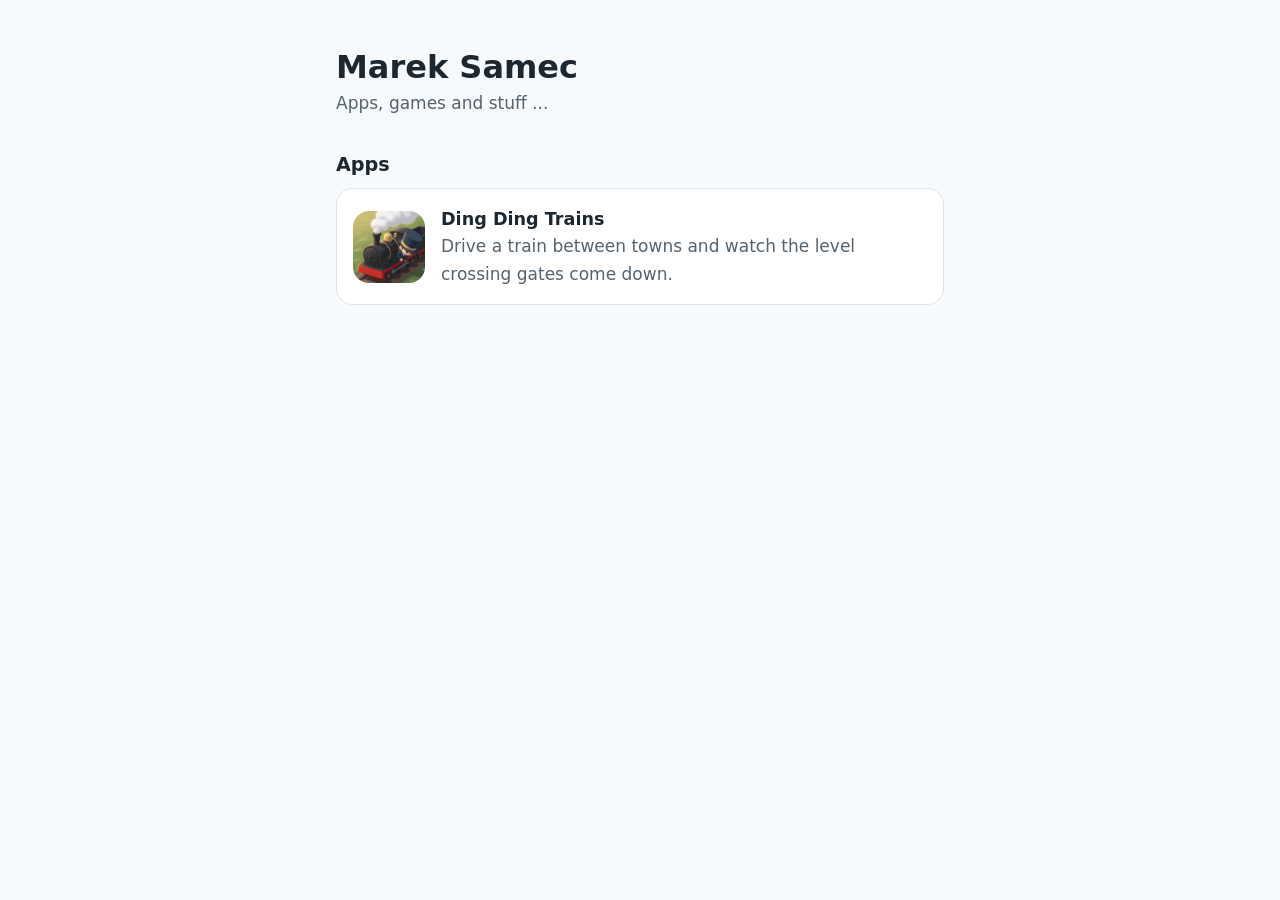
<file: index.html>
<!doctype html>
<html lang="en">
<head>
<meta charset="utf-8">
<meta name="viewport" content="width=device-width, initial-scale=1">
<title>Marek Samec</title>
<meta name="description" content="Small games for small people.">
<link rel="stylesheet" href="style.css">
</head>
<body>
<main>
<h1>Marek Samec</h1>
<p class="muted">Apps, games and stuff ...</p>

<h2>Apps</h2>
<a class="app" href="dingdingtrains/">
	<img src="dingdingtrains/icon.png" alt="">
	<span>
		<strong>Ding Ding Trains</strong>
		<span class="muted">Drive a train between towns and watch the level crossing gates come down.</span>
	</span>
</a>
</main>
</body>
</html>
</file>
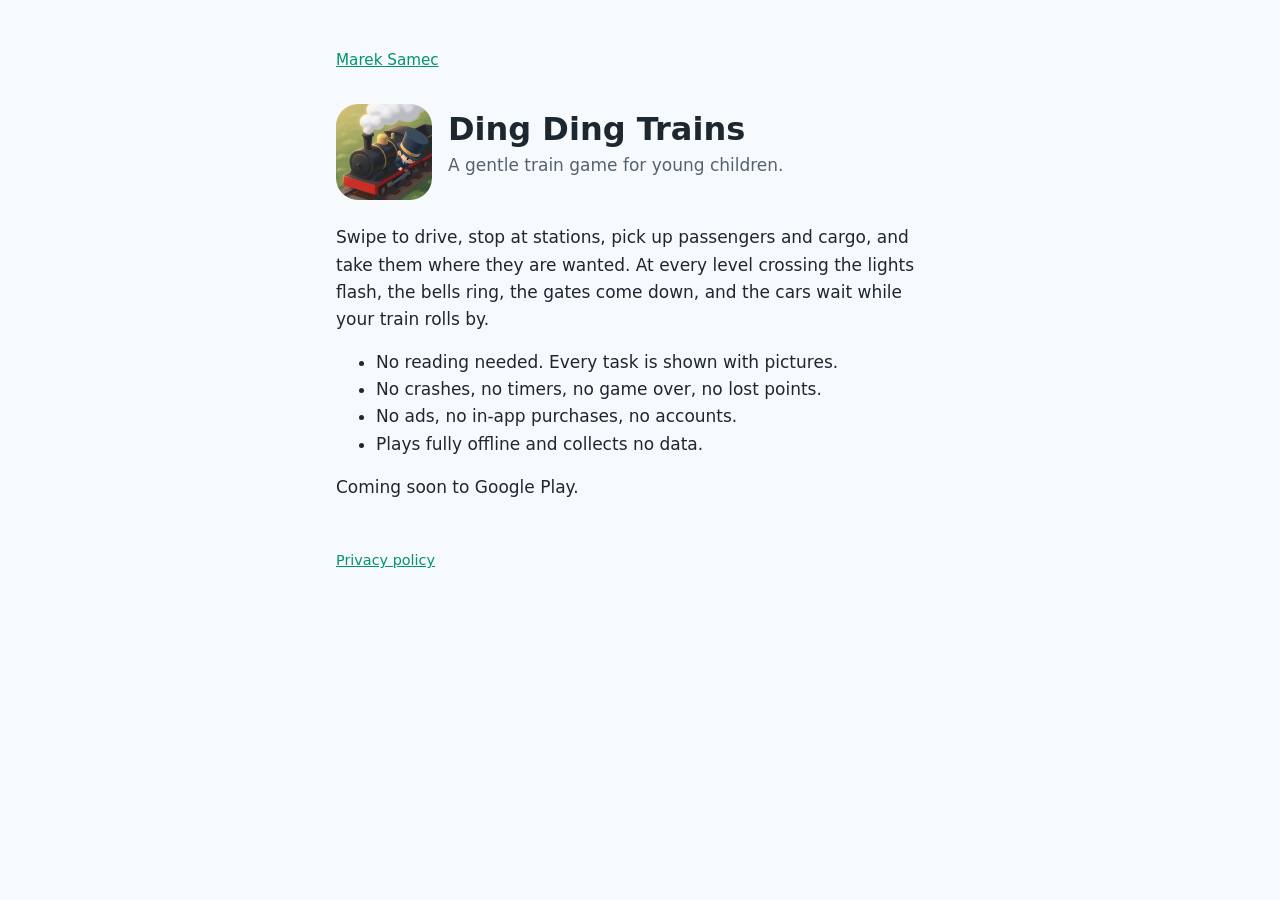
<file: dingdingtrains/index.html>
<!doctype html>
<html lang="en">
<head>
<meta charset="utf-8">
<meta name="viewport" content="width=device-width, initial-scale=1">
<title>Ding Ding Trains</title>
<meta name="description" content="A gentle train game for young children.">
<link rel="stylesheet" href="../style.css">
<link rel="icon" href="icon.png">
</head>
<body>
<main>
<nav><a href="../">Marek Samec</a></nav>
<div class="hero">
	<img src="icon.png" alt="Ding Ding Trains icon">
	<div>
		<h1>Ding Ding Trains</h1>
		<p class="muted">A gentle train game for young children.</p>
	</div>
</div>

<p>Swipe to drive, stop at stations, pick up passengers and cargo, and take them where they are wanted. At every level crossing the lights flash, the bells ring, the gates come down, and the cars wait while your train rolls by.</p>
<ul>
	<li>No reading needed. Every task is shown with pictures.</li>
	<li>No crashes, no timers, no game over, no lost points.</li>
	<li>No ads, no in-app purchases, no accounts.</li>
	<li>Plays fully offline and collects no data.</li>
</ul>

<p>Coming soon to Google Play.</p>

<footer><a href="privacy-policy.html">Privacy policy</a></footer>
</main>
</body>
</html>
</file>
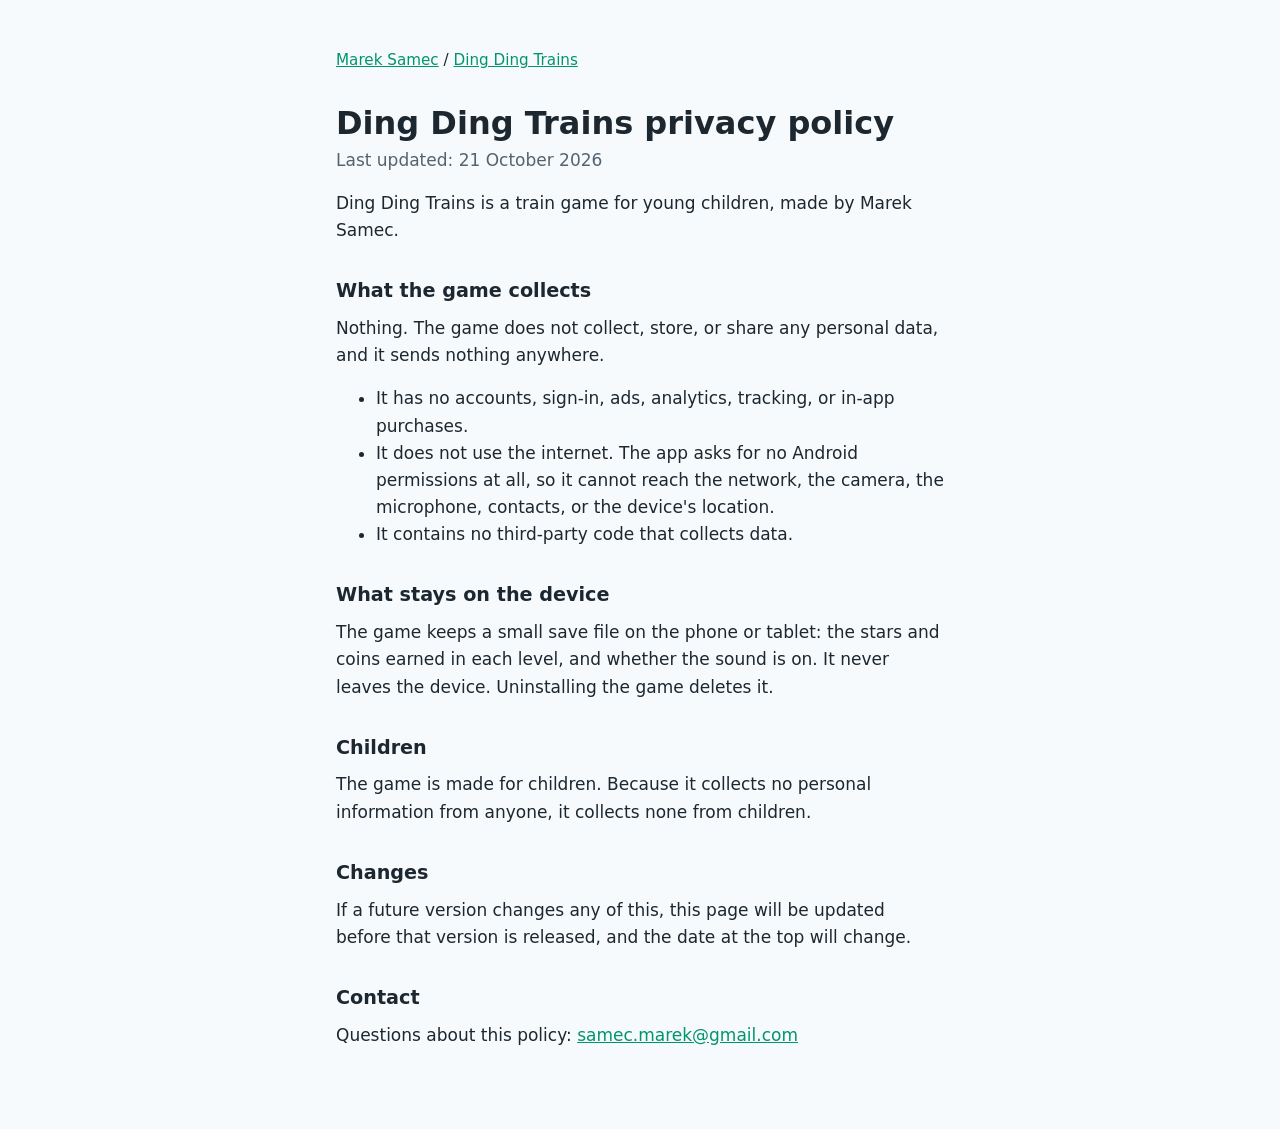
<file: dingdingtrains/privacy-policy.html>
<!doctype html>
<html lang="en">
<head>
<meta charset="utf-8">
<meta name="viewport" content="width=device-width, initial-scale=1">
<title>Ding Ding Trains privacy policy</title>
<link rel="stylesheet" href="../style.css">
<link rel="icon" href="icon.png">
</head>
<body>
<main>
<nav><a href="../">Marek Samec</a> / <a href="./">Ding Ding Trains</a></nav>
<h1>Ding Ding Trains privacy policy</h1>
<p class="muted">Last updated: 21 October 2026</p>

<p>Ding Ding Trains is a train game for young children, made by Marek Samec.</p>

<h2>What the game collects</h2>
<p>Nothing. The game does not collect, store, or share any personal data, and it sends nothing anywhere.</p>
<ul>
	<li>It has no accounts, sign-in, ads, analytics, tracking, or in-app purchases.</li>
	<li>It does not use the internet. The app asks for no Android permissions at all, so it cannot reach the network, the camera, the microphone, contacts, or the device's location.</li>
	<li>It contains no third-party code that collects data.</li>
</ul>

<h2>What stays on the device</h2>
<p>The game keeps a small save file on the phone or tablet: the stars and coins earned in each level, and whether the sound is on. It never leaves the device. Uninstalling the game deletes it.</p>

<h2>Children</h2>
<p>The game is made for children. Because it collects no personal information from anyone, it collects none from children.</p>

<h2>Changes</h2>
<p>If a future version changes any of this, this page will be updated before that version is released, and the date at the top will change.</p>

<h2>Contact</h2>
<p>Questions about this policy: <a href="mailto:samec.marek@gmail.com">samec.marek@gmail.com</a></p>
</main>
</body>
</html>
</file>
<file: style.css>
:root {
	--bg: #f7fafc;
	--text: #1d2730;
	--muted: #55636f;
	--accent: #00956d;
	--card: #ffffff;
	--line: #dde5ea;
	color-scheme: light dark;
}
@media (prefers-color-scheme: dark) {
	:root {
		--bg: #12181d;
		--text: #e6edf2;
		--muted: #9aa8b3;
		--accent: #3cc79b;
		--card: #1b232a;
		--line: #2a353e;
	}
}
* { box-sizing: border-box; }
body {
	margin: 0;
	background: var(--bg);
	color: var(--text);
	font: 17px/1.6 system-ui, -apple-system, "Segoe UI", Roboto, sans-serif;
}
main { max-width: 40rem; margin: 0 auto; padding: 3rem 16px 4rem; }
h1 { font-size: 2rem; line-height: 1.2; margin: 0 0 0.25rem; }
h2 { font-size: 1.2rem; margin: 2rem 0 0.5rem; }
p, ul { margin: 0 0 1rem; }
a { color: var(--accent); }
.muted { color: var(--muted); }
.app {
	display: flex;
	gap: 1rem;
	align-items: center;
	padding: 1rem;
	background: var(--card);
	border: 1px solid var(--line);
	border-radius: 16px;
	text-decoration: none;
	color: inherit;
}
.app img { width: 72px; height: 72px; border-radius: 16px; flex: none; }
.app strong { display: block; font-size: 1.1rem; }
.hero { display: flex; gap: 1rem; align-items: center; margin-bottom: 1.5rem; }
.hero img { width: 96px; height: 96px; border-radius: 22px; flex: none; }
nav { margin-bottom: 2rem; font-size: 0.95rem; }
footer { margin-top: 3rem; font-size: 0.9rem; color: var(--muted); }
</file>
